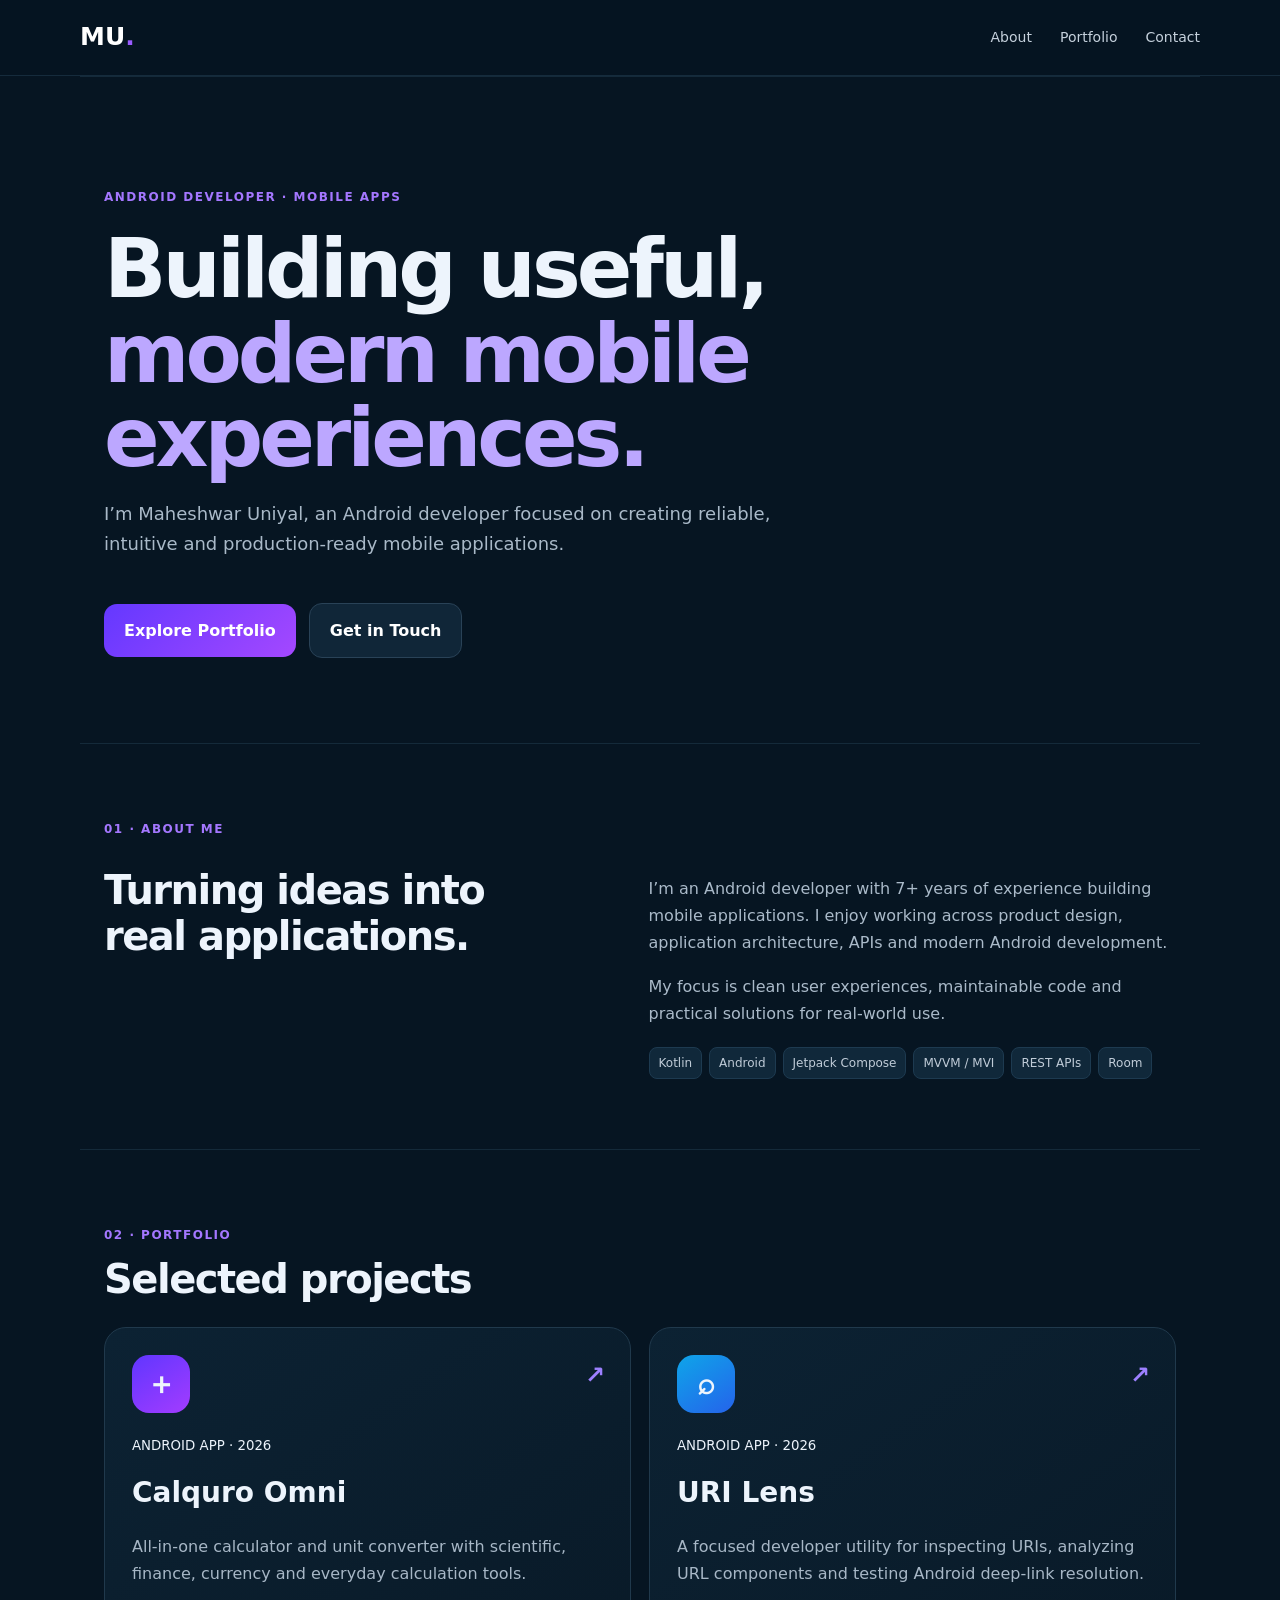
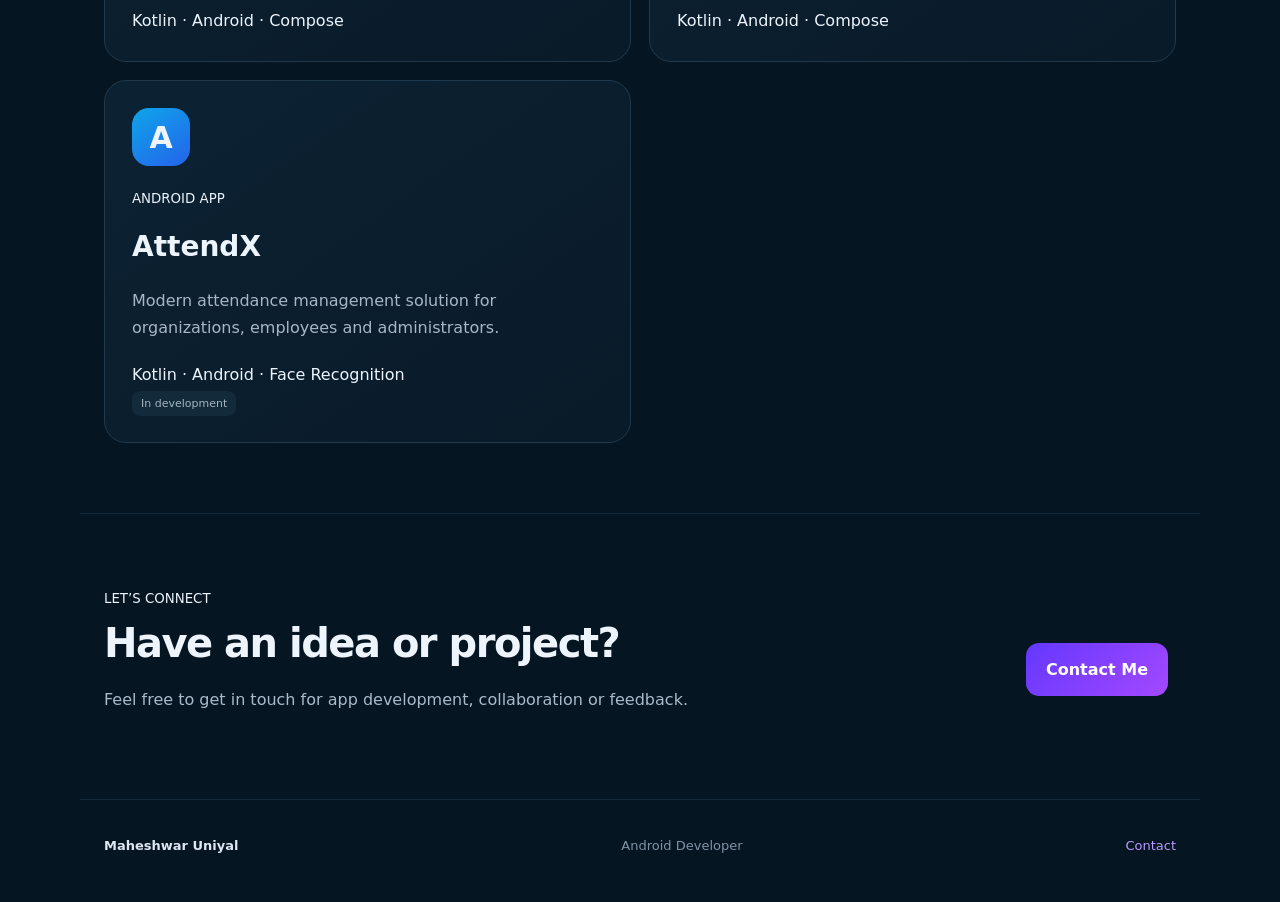
<file: index.html>
<!doctype html>

<html>
<head>
<meta charset="utf-8">
<meta name="viewport" content="width=device-width,initial-scale=1">
<title>Maheshwar Uniyal | Android Developer</title>
<link rel="stylesheet" href="style.css">
</head>

<body>

<header>
<a class="logo" href="index.html">MU<span>.</span></a>
<nav>
<a href="#about">About</a>
<a href="#portfolio">Portfolio</a>
<a href="contact.html">Contact</a>
</nav>
</header>

<main>

<section class="hero">
<small>ANDROID DEVELOPER · MOBILE APPS</small>
<h1>Building useful,<br><em>modern mobile experiences.</em></h1>
<p>
I’m Maheshwar Uniyal, an Android developer focused on creating reliable,
intuitive and production-ready mobile applications.
</p>
<a class="btn" href="#portfolio">Explore Portfolio</a>
<a class="btn alt" href="contact.html">Get in Touch</a>
</section>

<section id="about">
<small>01 · ABOUT ME</small>

<div class="grid">
<h2>Turning ideas into<br>real applications.</h2>

<div>
<p>
I’m an Android developer with 7+ years of experience building mobile
applications. I enjoy working across product design, application architecture,
APIs and modern Android development.
</p>

<p>
My focus is clean user experiences, maintainable code and practical solutions
for real-world use.
</p>

<div class="tags">
<span>Kotlin</span>
<span>Android</span>
<span>Jetpack Compose</span>
<span>MVVM / MVI</span>
<span>REST APIs</span>
<span>Room</span>
</div>

</div>
</div>
</section>

<section id="portfolio">
<small>02 · PORTFOLIO</small>

<h2>Selected projects</h2>

<div class="cards">

<a class="card" href="calcx.html">
<b class="icon">＋</b>
<small>ANDROID APP · 2026</small>
<h3>Calquro Omni</h3>
<p>
All-in-one calculator and unit converter with scientific, finance, currency
and everyday calculation tools.
</p>
<span class="tags">Kotlin · Android · Compose</span>
<b class="arrow">↗</b>
</a>

<a class="card" href="urilens.html">
<b class="icon blue">⌕</b>
<small>ANDROID APP · 2026</small>
<h3>URI Lens</h3>
<p>
A focused developer utility for inspecting URIs, analyzing URL components and
testing Android deep-link resolution.
</p>
<span class="tags">Kotlin · Android · Compose</span>
<b class="arrow">↗</b>
</a>

<div class="card muted">
<b class="icon blue">A</b>
<small>ANDROID APP</small>
<h3>AttendX</h3>
<p>
Modern attendance management solution for organizations, employees and
administrators.
</p>
<span class="tags">Kotlin · Android · Face Recognition</span>
<label>In development</label>
</div>

</div>
</section>

<section class="cta">
<div>
<small>LET’S CONNECT</small>
<h2>Have an idea or project?</h2>
<p>
Feel free to get in touch for app development, collaboration or feedback.
</p>
</div>

<a class="btn" href="contact.html">Contact Me</a>

</section>

</main>

<footer>
<b>Maheshwar Uniyal</b>
<span>Android Developer</span>
<a href="contact.html">Contact</a>
</footer>

</body>
</html>
</file>
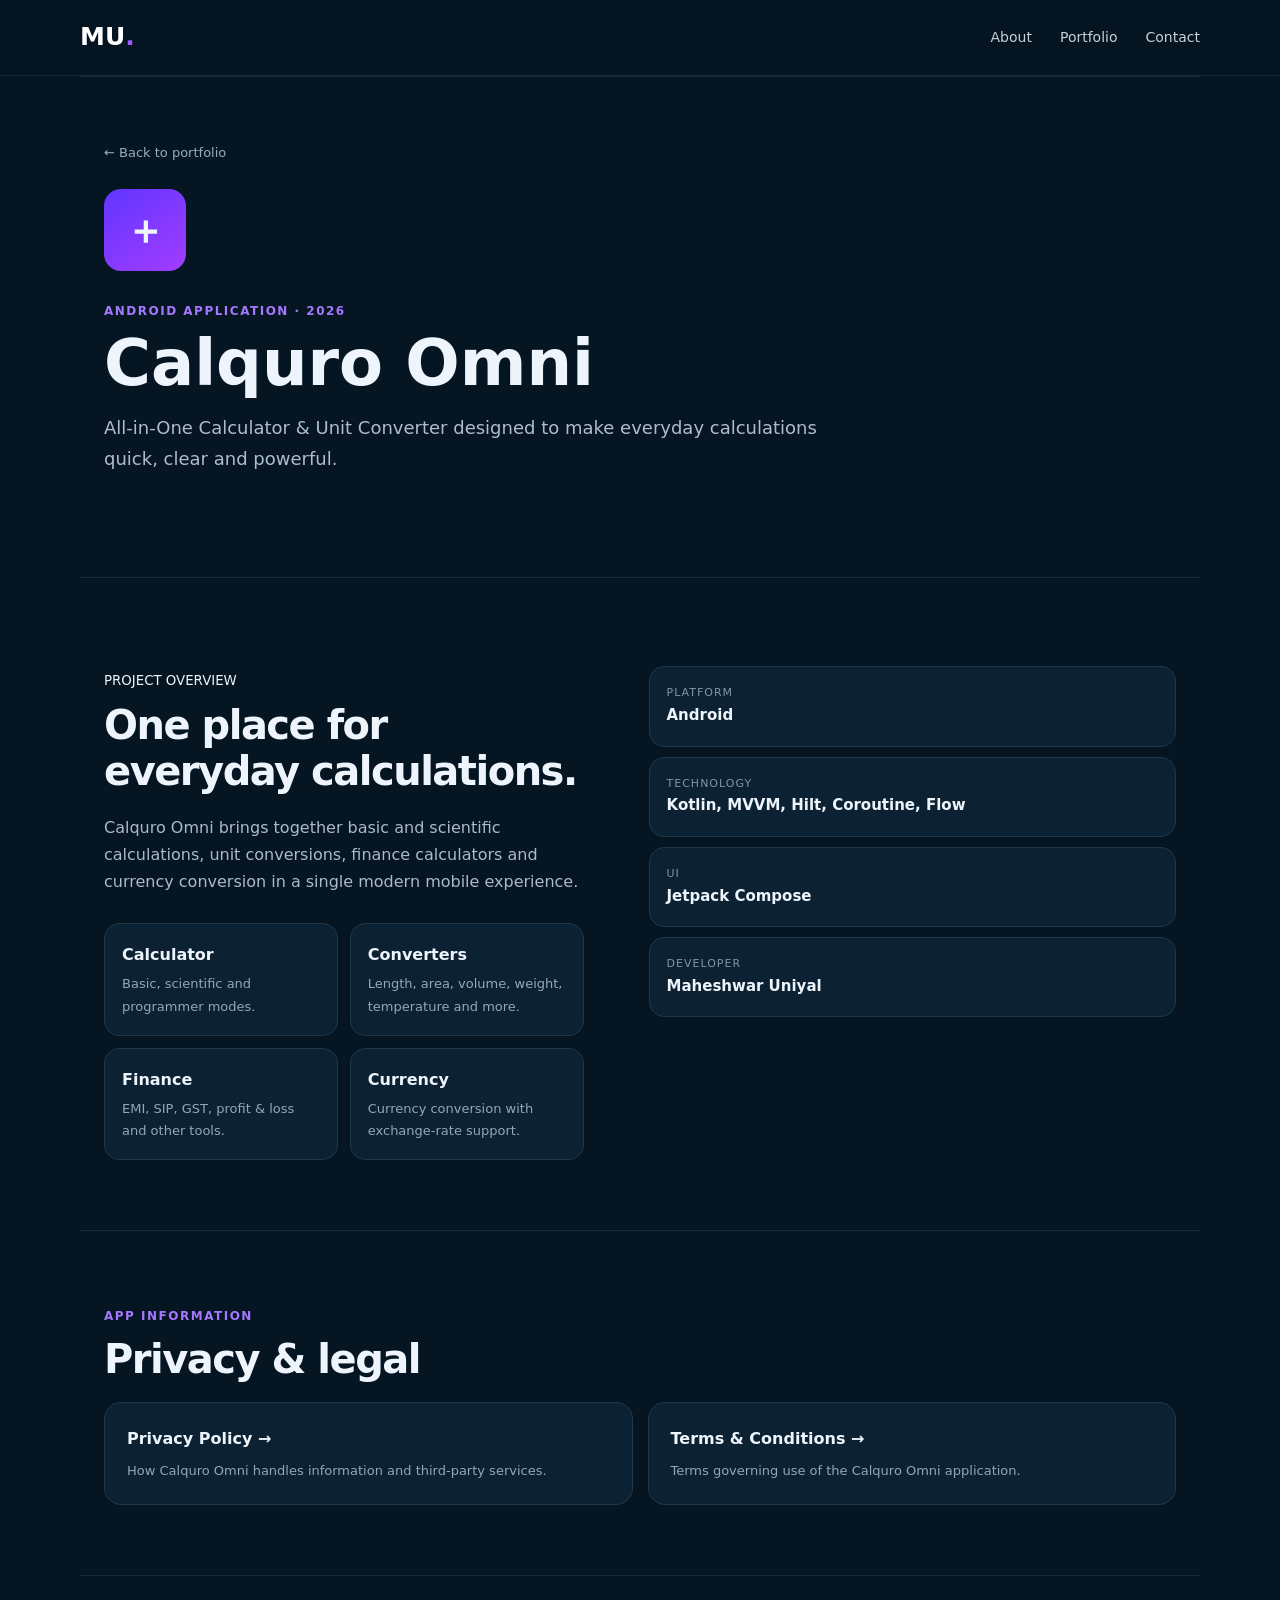
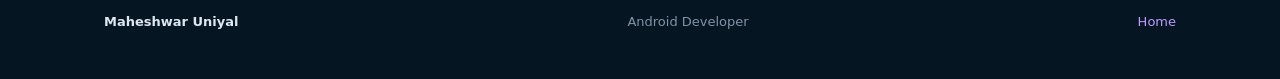
<file: calcx.html>
<!doctype html><html><head><meta charset="utf-8"><meta name="viewport" content="width=device-width,initial-scale=1"><title>Calquro Omni | Maheshwar Uniyal</title><link rel="stylesheet" href="style.css"></head><body><header><a class="logo" href="index.html">MU<span>.</span></a><nav><a href="index.html#about">About</a><a href="index.html#portfolio">Portfolio</a><a href="contact.html">Contact</a></nav></header><main><section class="projectHero"><a href="index.html#portfolio">← Back to portfolio</a><b class="icon big">＋</b><small>ANDROID APPLICATION · 2026</small><h1>Calquro Omni</h1><p>All-in-One Calculator & Unit Converter designed to make everyday calculations quick, clear and powerful.</p></section><section><div class="grid"><div><small>PROJECT OVERVIEW</small><h2>One place for everyday calculations.</h2><p>Calquro Omni brings together basic and scientific calculations, unit conversions, finance calculators and currency conversion in a single modern mobile experience.</p><div class="features"><div><b>Calculator</b><span>Basic, scientific and programmer modes.</span></div><div><b>Converters</b><span>Length, area, volume, weight, temperature and more.</span></div><div><b>Finance</b><span>EMI, SIP, GST, profit & loss and other tools.</span></div><div><b>Currency</b><span>Currency conversion with exchange-rate support.</span></div></div></div><aside><div>Platform<strong>Android</strong></div><div>Technology<strong>Kotlin, MVVM, Hilt, Coroutine, Flow</strong></div><div>UI<strong>Jetpack Compose</strong></div><div>Developer<strong>Maheshwar Uniyal</strong></div></aside></div></section><section><small>APP INFORMATION</small><h2>Privacy & legal</h2><div class="legalCards"><a href="privacy-policy.html"><b>Privacy Policy →</b><span>How Calquro Omni handles information and third-party services.</span></a><a href="terms.html"><b>Terms & Conditions →</b><span>Terms governing use of the Calquro Omni application.</span></a></div></section></main><footer><b>Maheshwar Uniyal</b><span>Android Developer</span><a href="index.html">Home</a></footer></body></html>
</file>
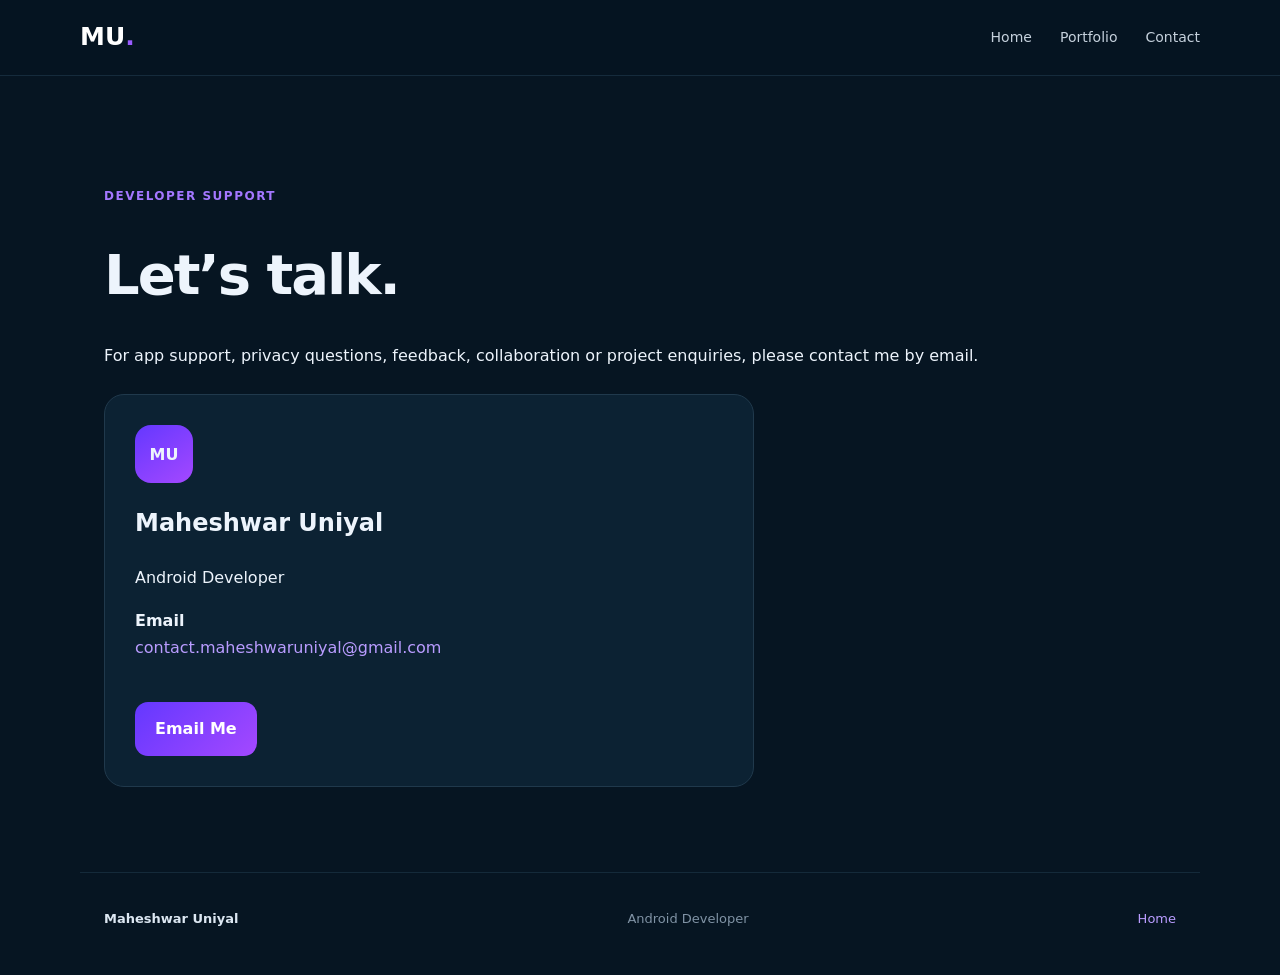
<file: contact.html>
<!doctype html><html><head><meta charset="utf-8"><meta name="viewport" content="width=device-width,initial-scale=1"><title>Contact | Maheshwar Uniyal</title><link rel="stylesheet" href="style.css"></head><body><header><a class="logo" href="index.html">MU<span>.</span></a><nav><a href="index.html">Home</a><a href="index.html#portfolio">Portfolio</a><a href="contact.html">Contact</a></nav></header><main class="contact"><small>DEVELOPER SUPPORT</small><h1>Let’s talk.</h1><p>For app support, privacy questions, feedback, collaboration or project enquiries, please contact me by email.</p><div class="contactBox"><b class="avatar">MU</b><h2>Maheshwar Uniyal</h2><p>Android Developer</p>

    
  <p>
    <b>Email</b>
  <br>
  <a href="mailto:contact.maheshwaruniyal@gmail.com">contact.maheshwaruniyal@gmail.com</a>
  </p>
  

  <a class="btn" href="mailto:contact.maheshwaruniyal@gmail.com?subject=Developer%20Enquiry">Email Me</a>

</div></main><footer><b>Maheshwar Uniyal</b><span>Android Developer</span><a href="index.html">Home</a></footer></body></html>
</file>
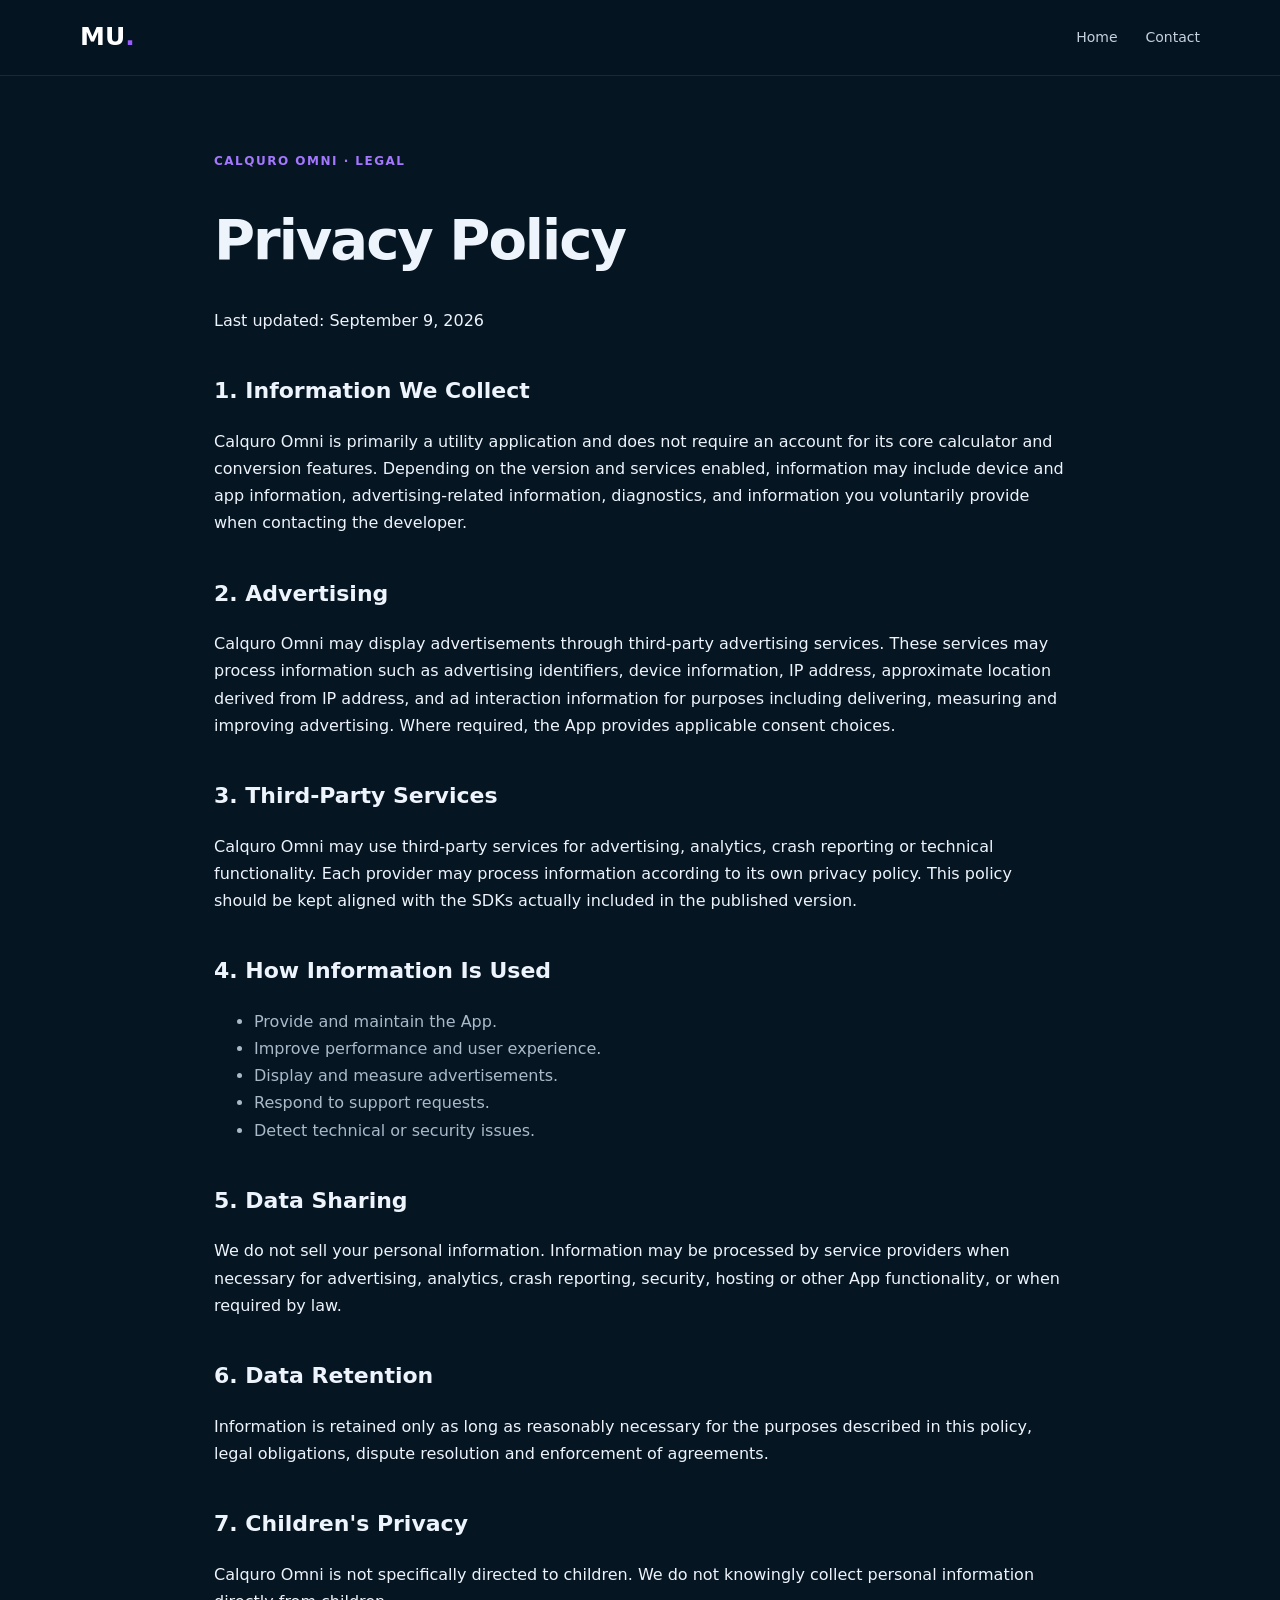
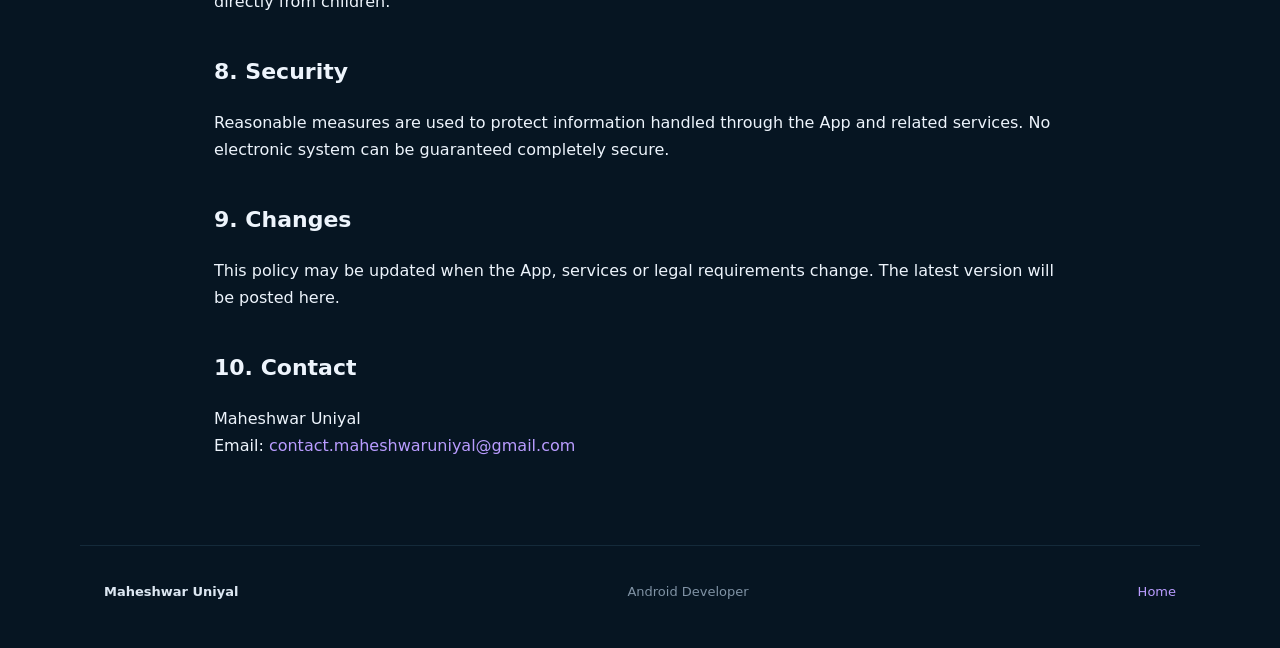
<file: privacy-policy.html>
<!doctype html><html><head><meta charset="utf-8"><meta name="viewport" content="width=device-width,initial-scale=1"><title>Calquro Omni | Privacy Policy</title><link rel="stylesheet" href="style.css"></head><body><header><a class="logo" href="index.html">MU<span>.</span></a><nav><a href="index.html">Home</a><a href="contact.html">Contact</a></nav></header><main class="legal"><small>CALQURO OMNI · LEGAL</small><h1>Privacy Policy</h1><p>Last updated: September 9, 2026</p><h2>1. Information We Collect</h2><p>Calquro Omni is primarily a utility application and does not require an account for its core calculator and conversion features. Depending on the version and services enabled, information may include device and app information, advertising-related information, diagnostics, and information you voluntarily provide when contacting the developer.</p><h2>2. Advertising</h2><p>Calquro Omni may display advertisements through third-party advertising services. These services may process information such as advertising identifiers, device information, IP address, approximate location derived from IP address, and ad interaction information for purposes including delivering, measuring and improving advertising. Where required, the App provides applicable consent choices.</p><h2>3. Third-Party Services</h2><p>Calquro Omni may use third-party services for advertising, analytics, crash reporting or technical functionality. Each provider may process information according to its own privacy policy. This policy should be kept aligned with the SDKs actually included in the published version.</p><h2>4. How Information Is Used</h2><ul><li>Provide and maintain the App.</li><li>Improve performance and user experience.</li><li>Display and measure advertisements.</li><li>Respond to support requests.</li><li>Detect technical or security issues.</li></ul><h2>5. Data Sharing</h2><p>We do not sell your personal information. Information may be processed by service providers when necessary for advertising, analytics, crash reporting, security, hosting or other App functionality, or when required by law.</p><h2>6. Data Retention</h2><p>Information is retained only as long as reasonably necessary for the purposes described in this policy, legal obligations, dispute resolution and enforcement of agreements.</p><h2>7. Children's Privacy</h2><p>Calquro Omni is not specifically directed to children. We do not knowingly collect personal information directly from children.</p><h2>8. Security</h2><p>Reasonable measures are used to protect information handled through the App and related services. No electronic system can be guaranteed completely secure.</p><h2>9. Changes</h2><p>This policy may be updated when the App, services or legal requirements change. The latest version will be posted here.</p><h2>10. Contact</h2><p>Maheshwar Uniyal<br>Email: <a href="mailto:contact.maheshwaruniyal@gmail.com">contact.maheshwaruniyal@gmail.com</a></p></main><footer><b>Maheshwar Uniyal</b><span>Android Developer</span><a href="index.html">Home</a></footer></body></html>
</file>
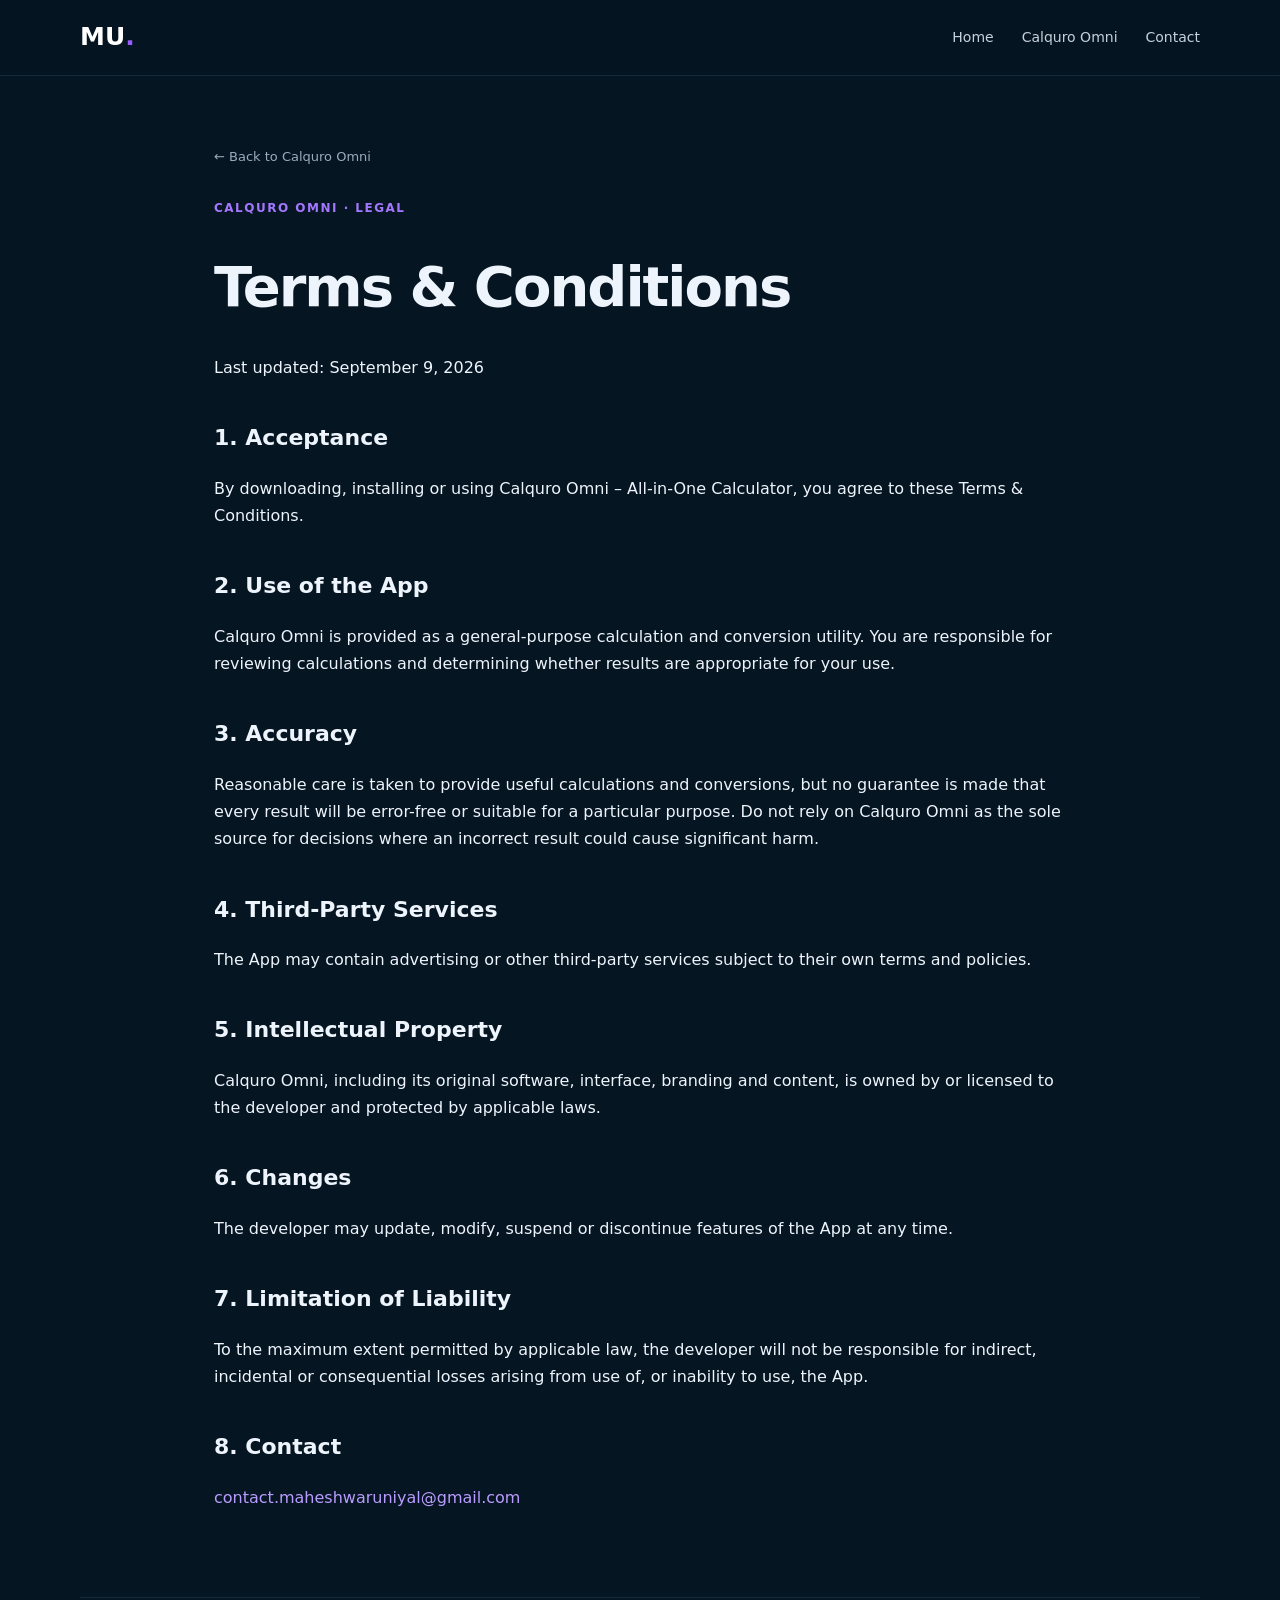
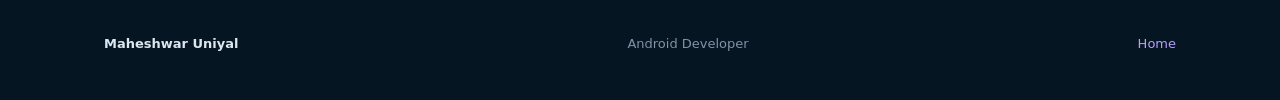
<file: terms.html>
<!doctype html><html><head><meta charset="utf-8"><meta name="viewport" content="width=device-width,initial-scale=1"><title>Calquro Omni | Terms & Conditions</title><link rel="stylesheet" href="style.css"></head><body><header><a class="logo" href="index.html">MU<span>.</span></a><nav><a href="index.html">Home</a><a href="calcx.html">Calquro Omni</a><a href="contact.html">Contact</a></nav></header><main class="legal"><a href="calcx.html">← Back to Calquro Omni</a><small>CALQURO OMNI · LEGAL</small><h1>Terms & Conditions</h1><p>Last updated: September 9, 2026</p><h2>1. Acceptance</h2><p>By downloading, installing or using Calquro Omni – All-in-One Calculator, you agree to these Terms & Conditions.</p><h2>2. Use of the App</h2><p>Calquro Omni is provided as a general-purpose calculation and conversion utility. You are responsible for reviewing calculations and determining whether results are appropriate for your use.</p><h2>3. Accuracy</h2><p>Reasonable care is taken to provide useful calculations and conversions, but no guarantee is made that every result will be error-free or suitable for a particular purpose. Do not rely on Calquro Omni as the sole source for decisions where an incorrect result could cause significant harm.</p><h2>4. Third-Party Services</h2><p>The App may contain advertising or other third-party services subject to their own terms and policies.</p><h2>5. Intellectual Property</h2><p>Calquro Omni, including its original software, interface, branding and content, is owned by or licensed to the developer and protected by applicable laws.</p><h2>6. Changes</h2><p>The developer may update, modify, suspend or discontinue features of the App at any time.</p><h2>7. Limitation of Liability</h2><p>To the maximum extent permitted by applicable law, the developer will not be responsible for indirect, incidental or consequential losses arising from use of, or inability to use, the App.</p><h2>8. Contact</h2><p><a href="mailto:contact.maheshwaruniyal@gmail.com">contact.maheshwaruniyal@gmail.com</a></p></main><footer><b>Maheshwar Uniyal</b><span>Android Developer</span><a href="index.html">Home</a></footer></body></html>
</file>
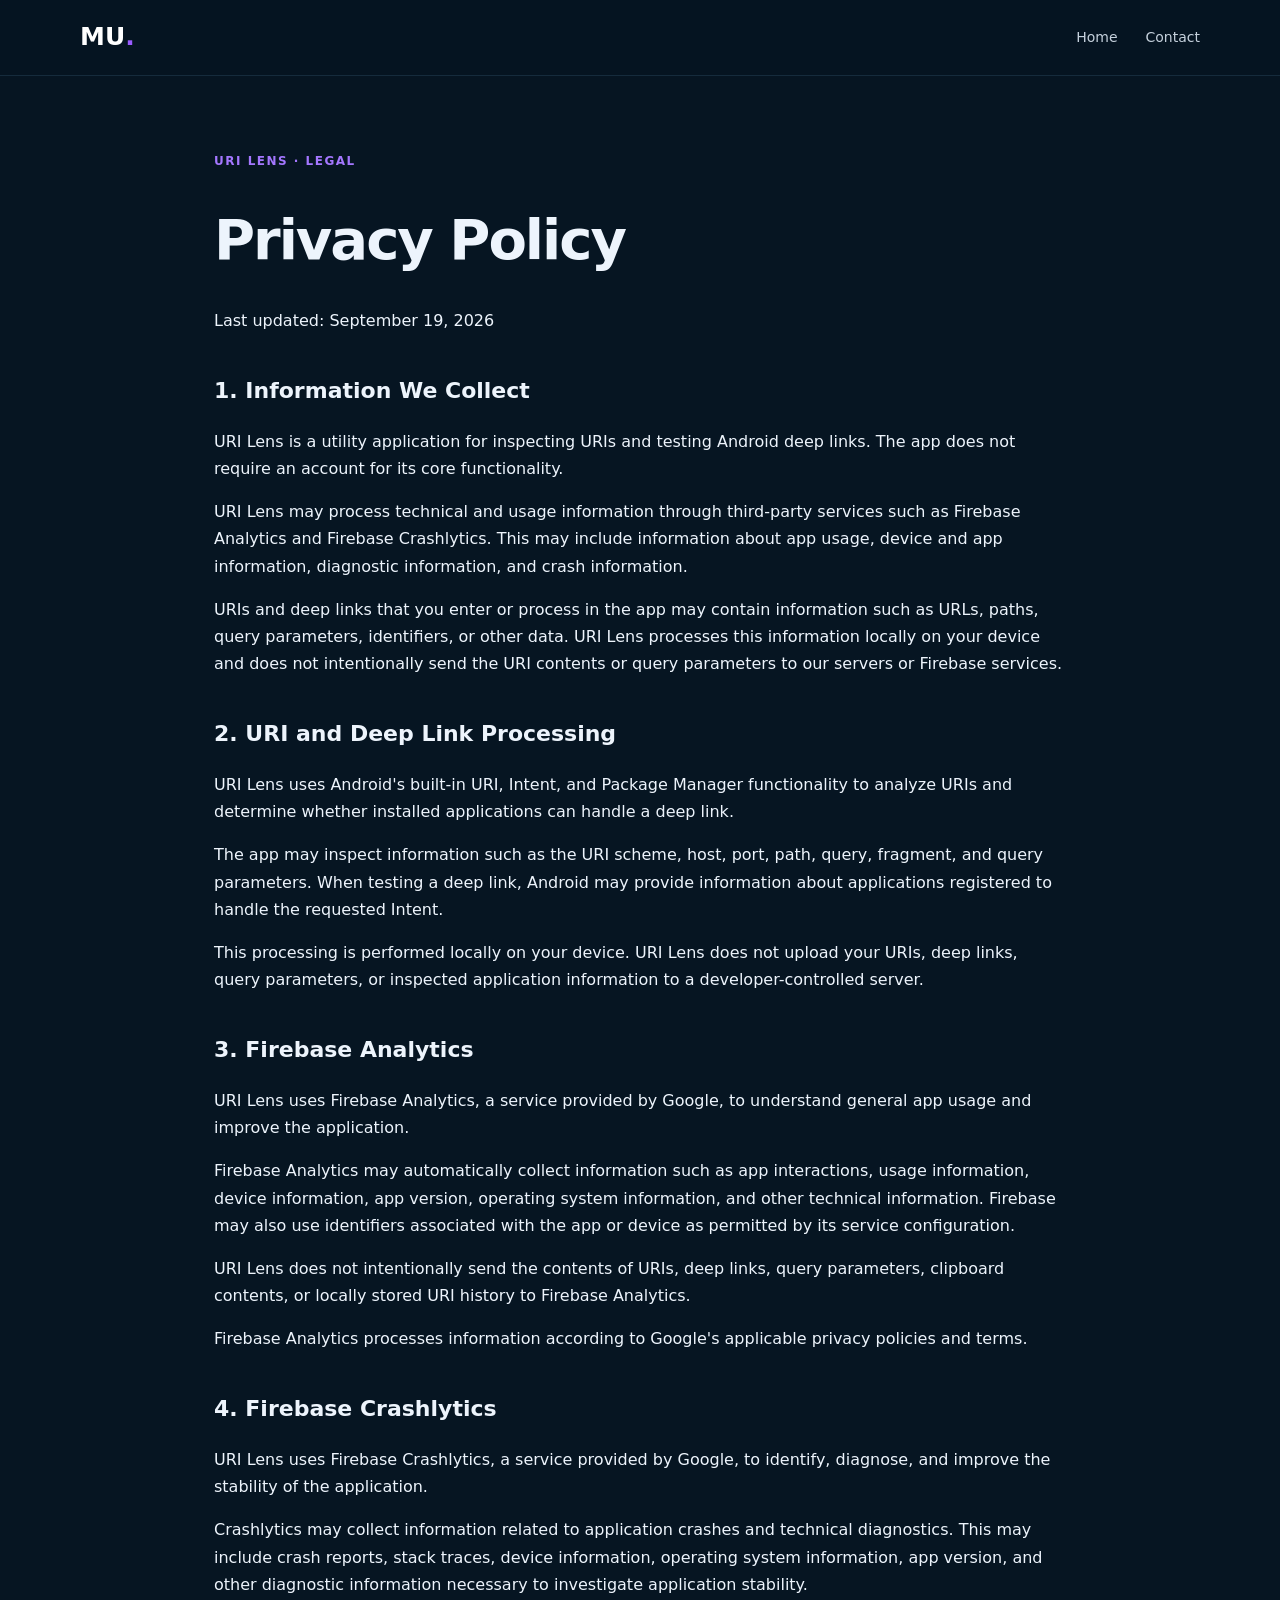
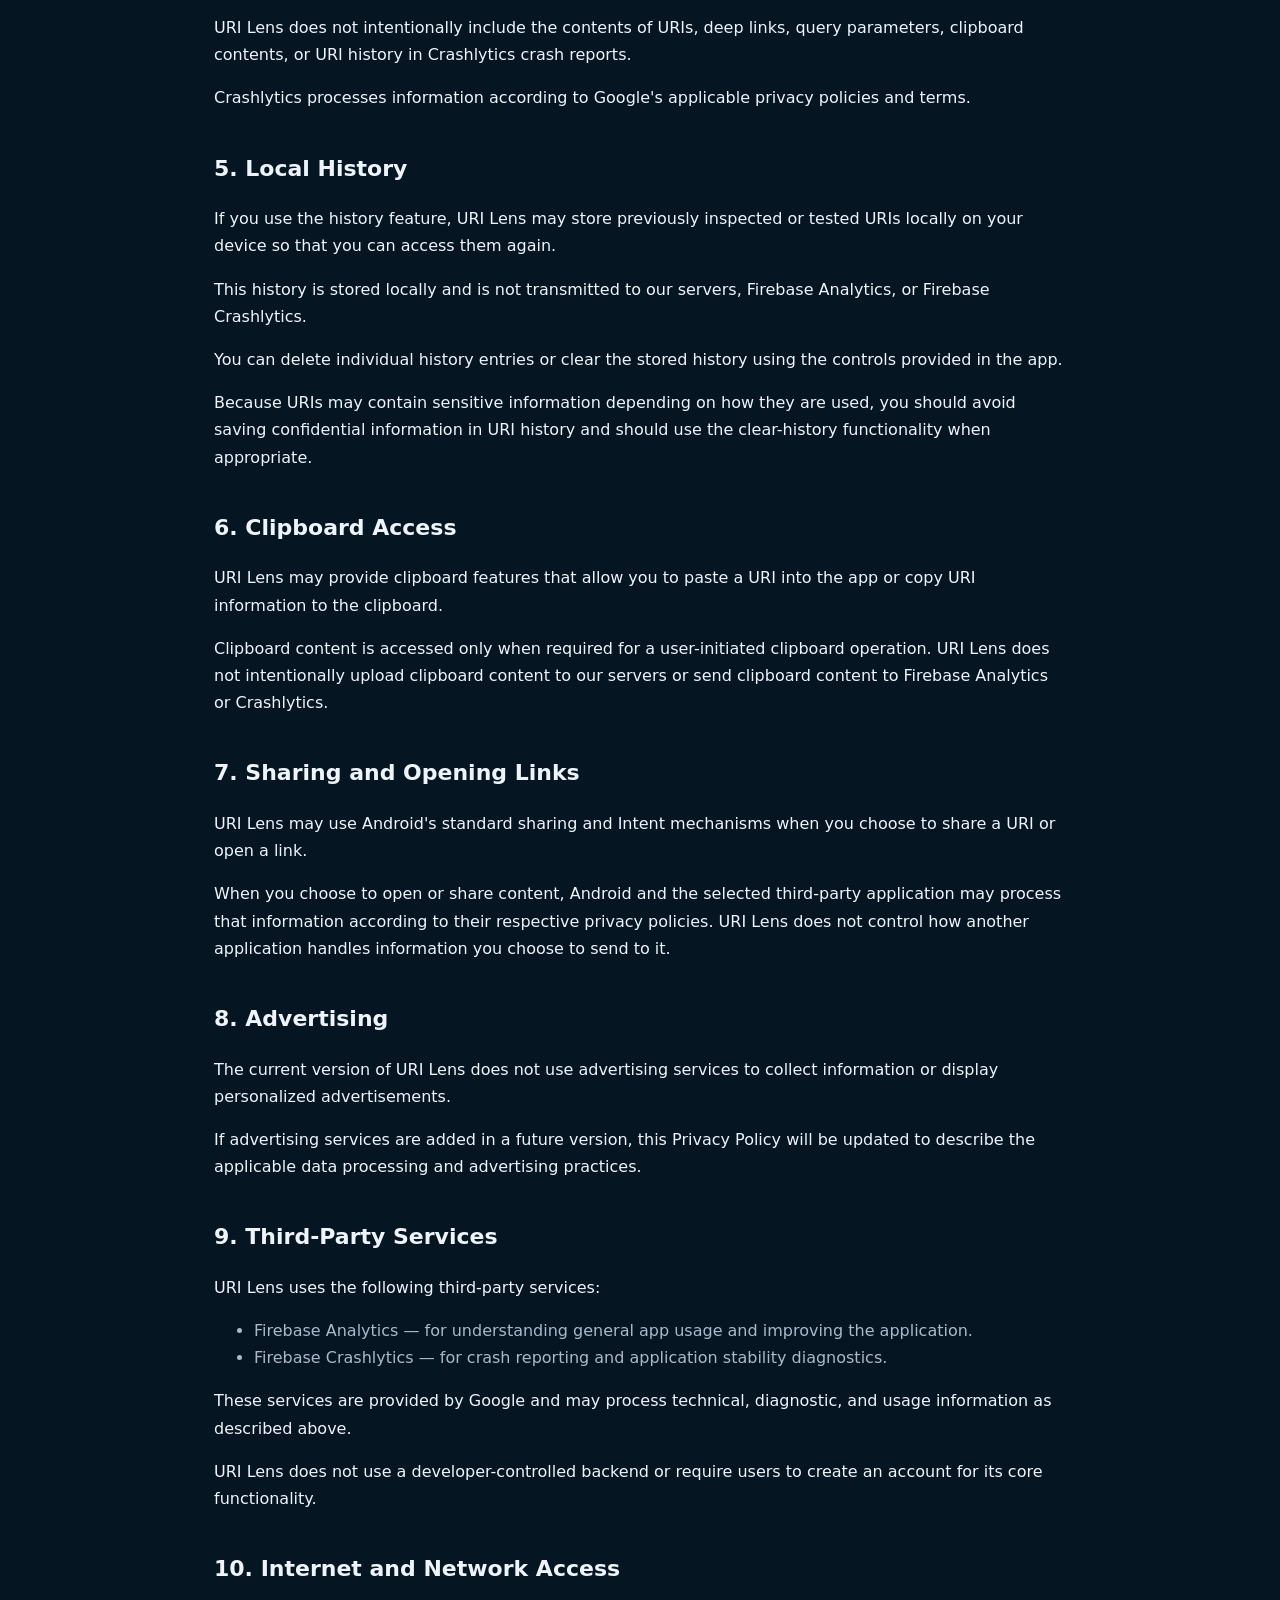
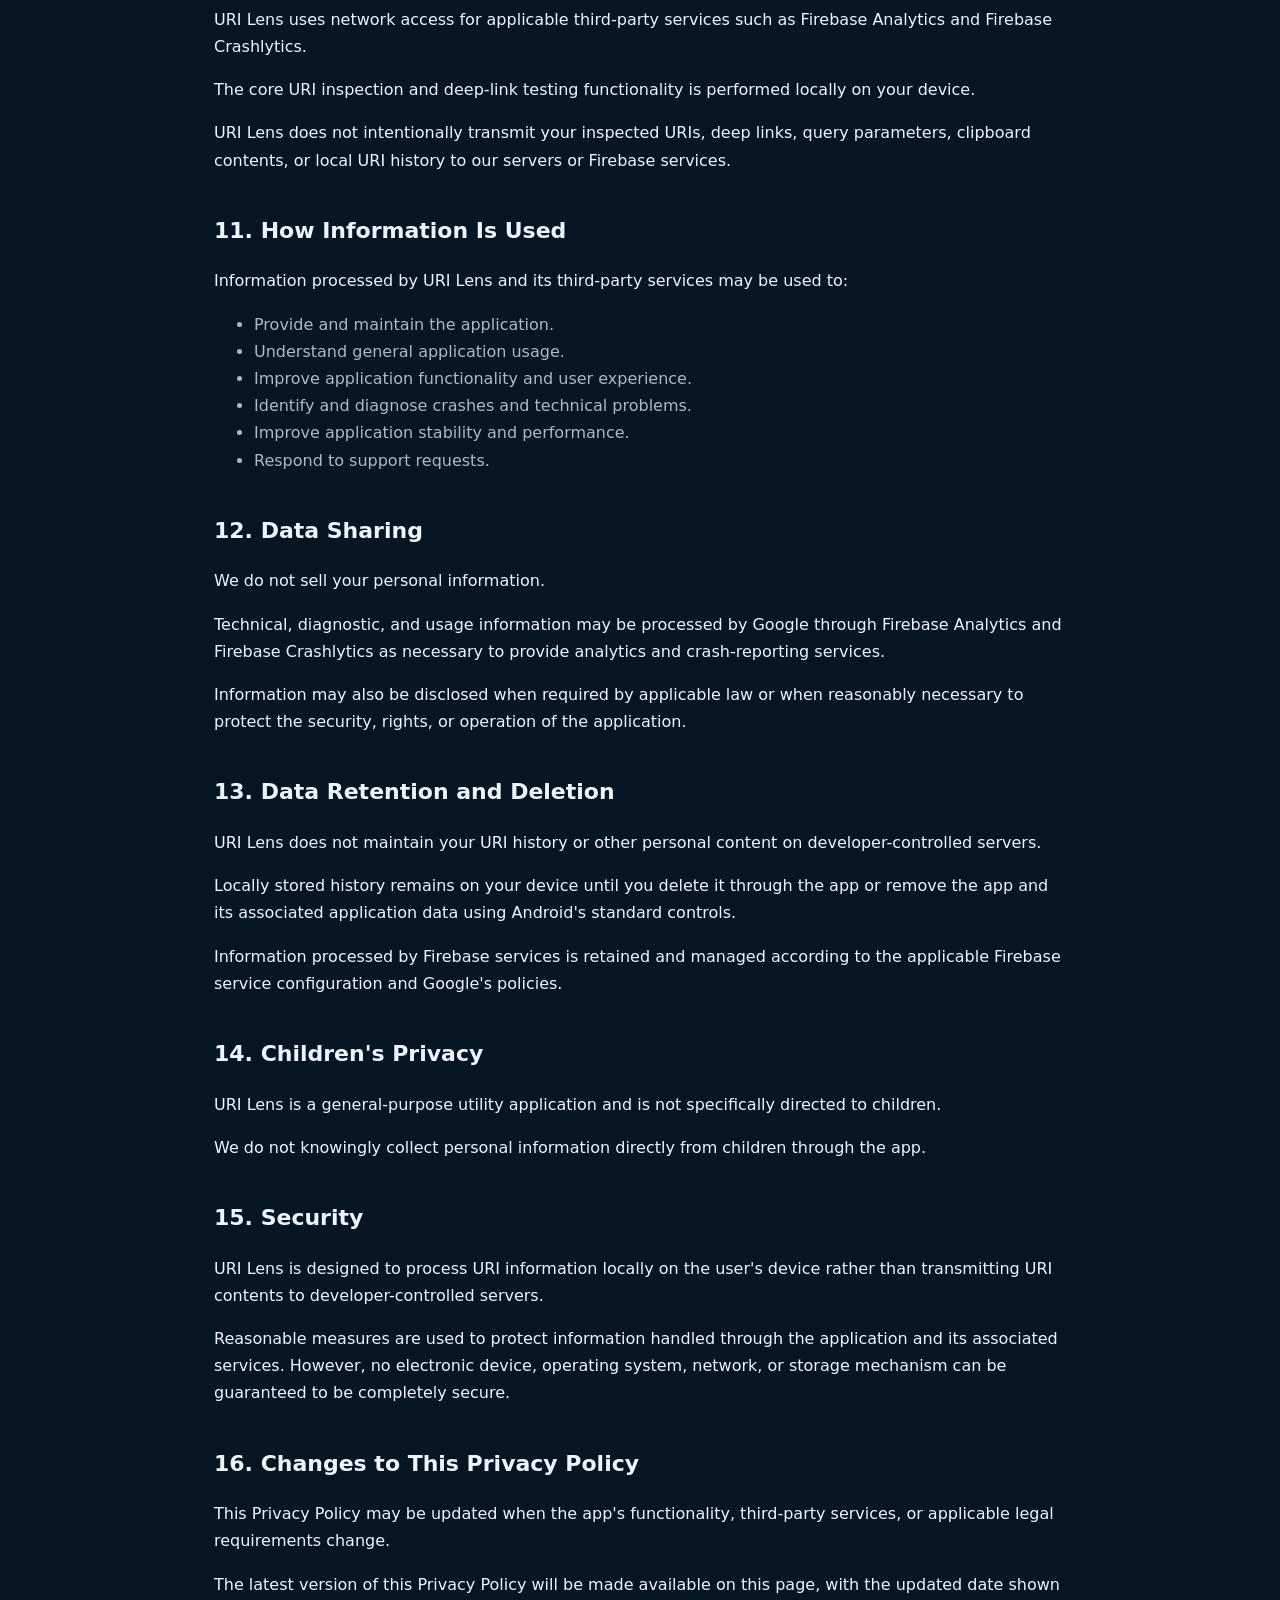
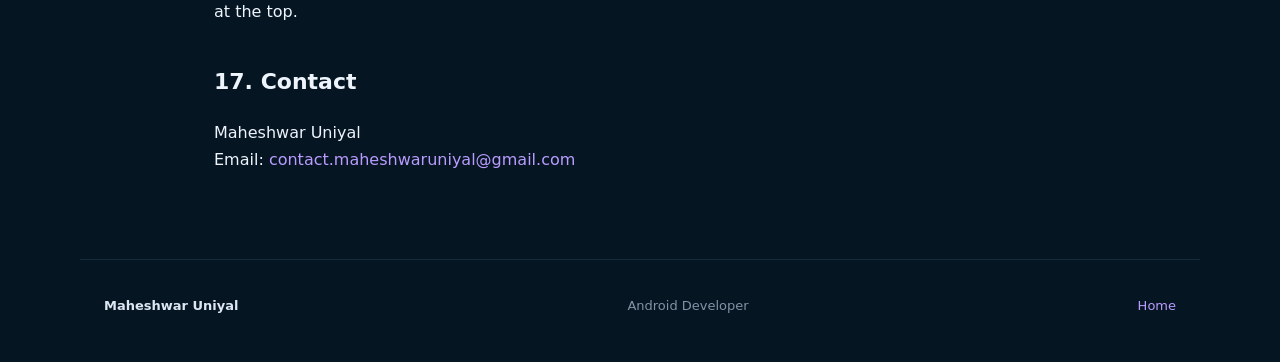
<file: urilens-privacy-policy.html>
<!doctype html>

<html>
<head>
<meta charset="utf-8">
<meta name="viewport" content="width=device-width,initial-scale=1">
<title>URI Lens | Privacy Policy</title>
<link rel="stylesheet" href="style.css">
</head>

<body>

<header>
<a class="logo" href="index.html">MU<span>.</span></a>
<nav>
<a href="index.html">Home</a>
<a href="contact.html">Contact</a>
</nav>
</header>

<main class="legal">

<small>URI LENS · LEGAL</small>

<h1>Privacy Policy</h1>

<p>Last updated: September 19, 2026</p>

<h2>1. Information We Collect</h2>

<p>
URI Lens is a utility application for inspecting URIs and testing Android deep
links. The app does not require an account for its core functionality.
</p>

<p>
URI Lens may process technical and usage information through third-party services
such as Firebase Analytics and Firebase Crashlytics. This may include information
about app usage, device and app information, diagnostic information, and crash
information.
</p>

<p>
URIs and deep links that you enter or process in the app may contain information
such as URLs, paths, query parameters, identifiers, or other data. URI Lens
processes this information locally on your device and does not intentionally send
the URI contents or query parameters to our servers or Firebase services.
</p>

<h2>2. URI and Deep Link Processing</h2>

<p>
URI Lens uses Android's built-in URI, Intent, and Package Manager functionality to
analyze URIs and determine whether installed applications can handle a deep link.
</p>

<p>
The app may inspect information such as the URI scheme, host, port, path, query,
fragment, and query parameters. When testing a deep link, Android may provide
information about applications registered to handle the requested Intent.
</p>

<p>
This processing is performed locally on your device. URI Lens does not upload your
URIs, deep links, query parameters, or inspected application information to a
developer-controlled server.
</p>

<h2>3. Firebase Analytics</h2>

<p>
URI Lens uses Firebase Analytics, a service provided by Google, to understand
general app usage and improve the application.
</p>

<p>
Firebase Analytics may automatically collect information such as app interactions,
usage information, device information, app version, operating system information,
and other technical information. Firebase may also use identifiers associated
with the app or device as permitted by its service configuration.
</p>

<p>
URI Lens does not intentionally send the contents of URIs, deep links, query
parameters, clipboard contents, or locally stored URI history to Firebase
Analytics.
</p>

<p>
Firebase Analytics processes information according to Google's applicable privacy
policies and terms.
</p>

<h2>4. Firebase Crashlytics</h2>

<p>
URI Lens uses Firebase Crashlytics, a service provided by Google, to identify,
diagnose, and improve the stability of the application.
</p>

<p>
Crashlytics may collect information related to application crashes and technical
diagnostics. This may include crash reports, stack traces, device information,
operating system information, app version, and other diagnostic information
necessary to investigate application stability.
</p>

<p>
URI Lens does not intentionally include the contents of URIs, deep links, query
parameters, clipboard contents, or URI history in Crashlytics crash reports.
</p>

<p>
Crashlytics processes information according to Google's applicable privacy
policies and terms.
</p>

<h2>5. Local History</h2>

<p>
If you use the history feature, URI Lens may store previously inspected or tested
URIs locally on your device so that you can access them again.
</p>

<p>
This history is stored locally and is not transmitted to our servers, Firebase
Analytics, or Firebase Crashlytics.
</p>

<p>
You can delete individual history entries or clear the stored history using the
controls provided in the app.
</p>

<p>
Because URIs may contain sensitive information depending on how they are used,
you should avoid saving confidential information in URI history and should use
the clear-history functionality when appropriate.
</p>

<h2>6. Clipboard Access</h2>

<p>
URI Lens may provide clipboard features that allow you to paste a URI into the
app or copy URI information to the clipboard.
</p>

<p>
Clipboard content is accessed only when required for a user-initiated clipboard
operation. URI Lens does not intentionally upload clipboard content to our
servers or send clipboard content to Firebase Analytics or Crashlytics.
</p>

<h2>7. Sharing and Opening Links</h2>

<p>
URI Lens may use Android's standard sharing and Intent mechanisms when you choose
to share a URI or open a link.
</p>

<p>
When you choose to open or share content, Android and the selected third-party
application may process that information according to their respective privacy
policies. URI Lens does not control how another application handles information
you choose to send to it.
</p>

<h2>8. Advertising</h2>

<p>
The current version of URI Lens does not use advertising services to collect
information or display personalized advertisements.
</p>

<p>
If advertising services are added in a future version, this Privacy Policy will
be updated to describe the applicable data processing and advertising practices.
</p>

<h2>9. Third-Party Services</h2>

<p>
URI Lens uses the following third-party services:
</p>

<ul>
<li>Firebase Analytics — for understanding general app usage and improving the application.</li>
<li>Firebase Crashlytics — for crash reporting and application stability diagnostics.</li>
</ul>

<p>
These services are provided by Google and may process technical, diagnostic, and
usage information as described above.
</p>

<p>
URI Lens does not use a developer-controlled backend or require users to create
an account for its core functionality.
</p>

<h2>10. Internet and Network Access</h2>

<p>
URI Lens uses network access for applicable third-party services such as Firebase
Analytics and Firebase Crashlytics.
</p>

<p>
The core URI inspection and deep-link testing functionality is performed locally
on your device.
</p>

<p>
URI Lens does not intentionally transmit your inspected URIs, deep links, query
parameters, clipboard contents, or local URI history to our servers or Firebase
services.
</p>

<h2>11. How Information Is Used</h2>

<p>
Information processed by URI Lens and its third-party services may be used to:
</p>

<ul>
<li>Provide and maintain the application.</li>
<li>Understand general application usage.</li>
<li>Improve application functionality and user experience.</li>
<li>Identify and diagnose crashes and technical problems.</li>
<li>Improve application stability and performance.</li>
<li>Respond to support requests.</li>
</ul>

<h2>12. Data Sharing</h2>

<p>
We do not sell your personal information.
</p>

<p>
Technical, diagnostic, and usage information may be processed by Google through
Firebase Analytics and Firebase Crashlytics as necessary to provide analytics
and crash-reporting services.
</p>

<p>
Information may also be disclosed when required by applicable law or when
reasonably necessary to protect the security, rights, or operation of the
application.
</p>

<h2>13. Data Retention and Deletion</h2>

<p>
URI Lens does not maintain your URI history or other personal content on
developer-controlled servers.
</p>

<p>
Locally stored history remains on your device until you delete it through the
app or remove the app and its associated application data using Android's
standard controls.
</p>

<p>
Information processed by Firebase services is retained and managed according to
the applicable Firebase service configuration and Google's policies.
</p>

<h2>14. Children's Privacy</h2>

<p>
URI Lens is a general-purpose utility application and is not specifically
directed to children.
</p>

<p>
We do not knowingly collect personal information directly from children through
the app.
</p>

<h2>15. Security</h2>

<p>
URI Lens is designed to process URI information locally on the user's device
rather than transmitting URI contents to developer-controlled servers.
</p>

<p>
Reasonable measures are used to protect information handled through the
application and its associated services. However, no electronic device,
operating system, network, or storage mechanism can be guaranteed to be
completely secure.
</p>

<h2>16. Changes to This Privacy Policy</h2>

<p>
This Privacy Policy may be updated when the app's functionality, third-party
services, or applicable legal requirements change.
</p>

<p>
The latest version of this Privacy Policy will be made available on this page,
with the updated date shown at the top.
</p>

<h2>17. Contact</h2>

<p>
Maheshwar Uniyal<br>
Email:
<a href="mailto:contact.maheshwaruniyal@gmail.com">
contact.maheshwaruniyal@gmail.com
</a>
</p>

</main>

<footer>
<b>Maheshwar Uniyal</b>
<span>Android Developer</span>
<a href="index.html">Home</a>
</footer>

</body>
</html>
</file>
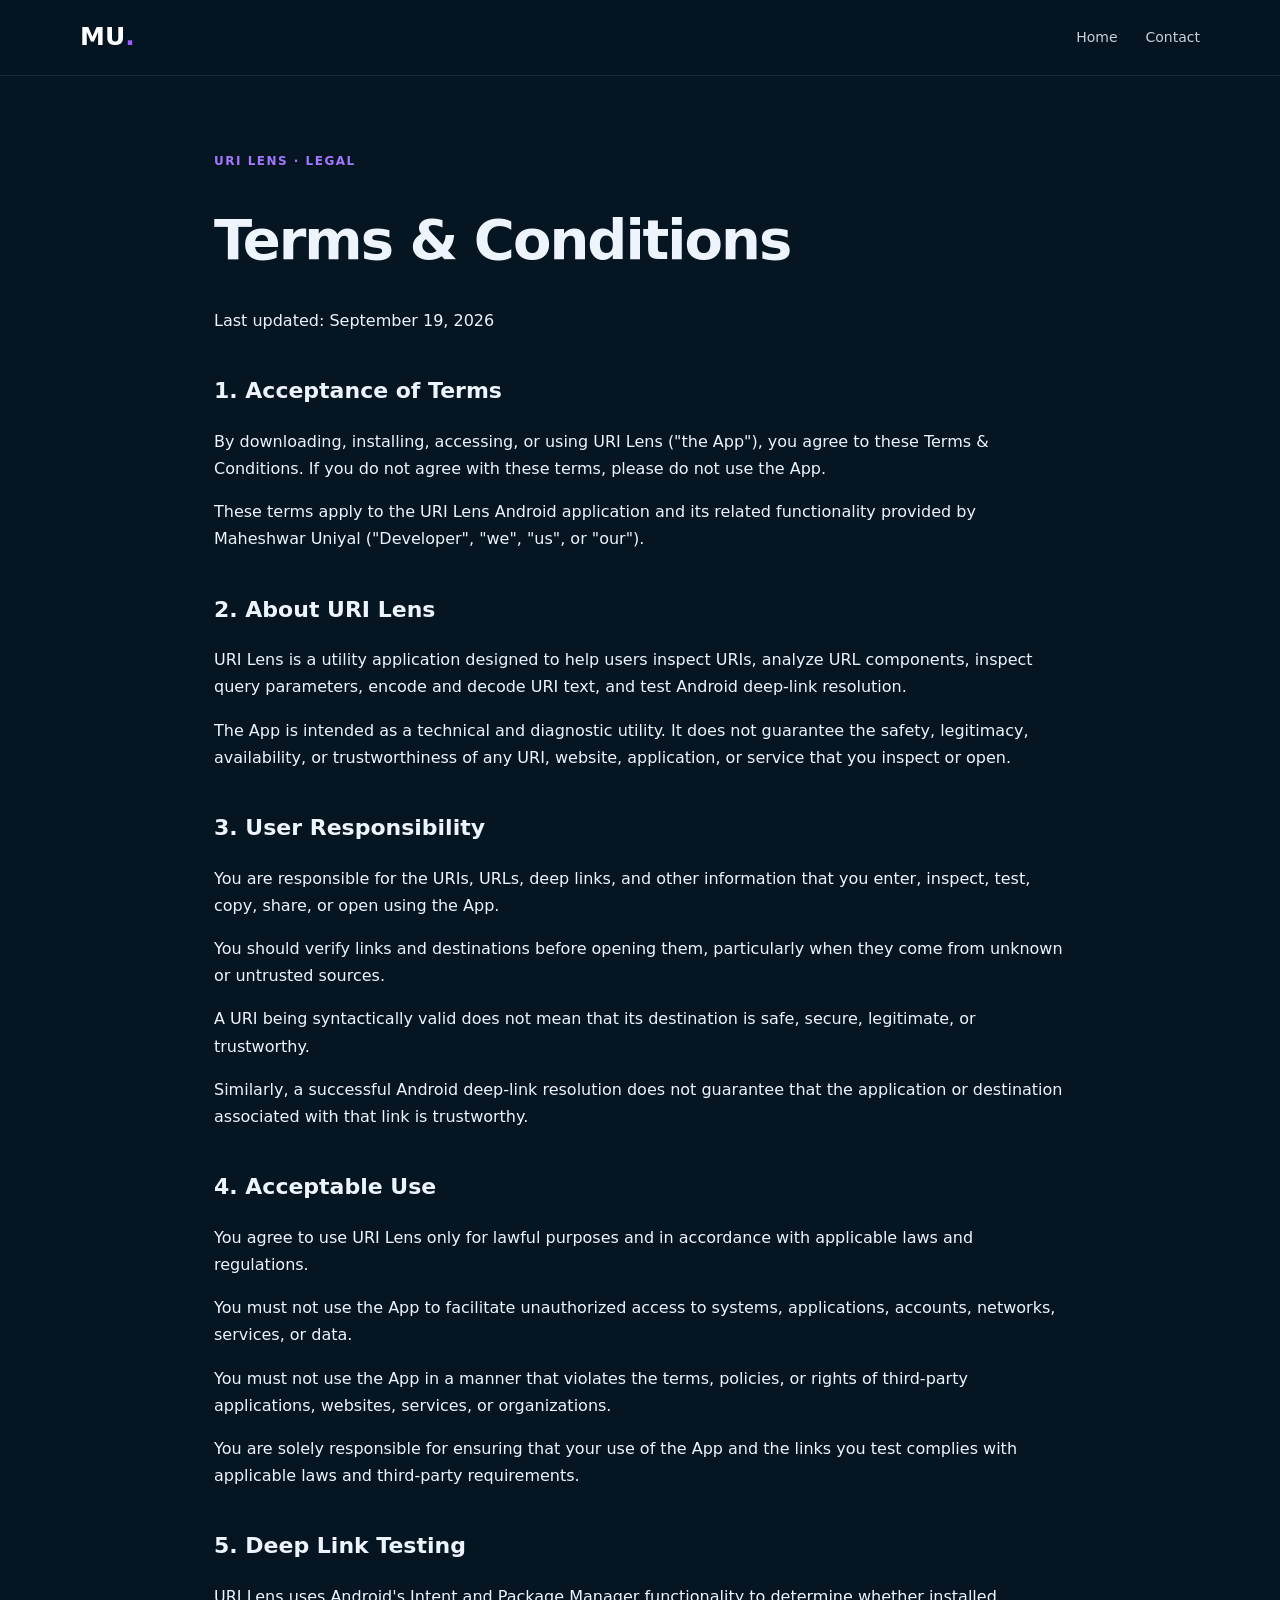
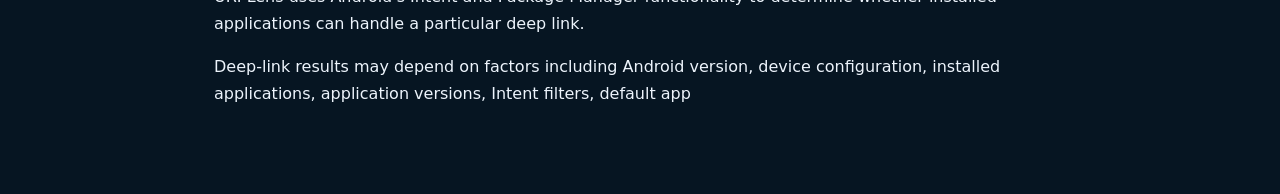
<file: urilens-terms.html>
<!doctype html>

<html>
<head>
<meta charset="utf-8">
<meta name="viewport" content="width=device-width,initial-scale=1">
<title>URI Lens | Terms & Conditions</title>
<link rel="stylesheet" href="style.css">
</head>

<body>

<header>
<a class="logo" href="index.html">MU<span>.</span></a>

<nav>
<a href="index.html">Home</a>
<a href="contact.html">Contact</a>
</nav>
</header>

<main class="legal">

<small>URI LENS · LEGAL</small>

<h1>Terms & Conditions</h1>

<p>Last updated: September 19, 2026</p>

<h2>1. Acceptance of Terms</h2>

<p>
By downloading, installing, accessing, or using URI Lens ("the App"), you agree
to these Terms & Conditions. If you do not agree with these terms, please do not
use the App.
</p>

<p>
These terms apply to the URI Lens Android application and its related
functionality provided by Maheshwar Uniyal ("Developer", "we", "us", or "our").
</p>

<h2>2. About URI Lens</h2>

<p>
URI Lens is a utility application designed to help users inspect URIs, analyze
URL components, inspect query parameters, encode and decode URI text, and test
Android deep-link resolution.
</p>

<p>
The App is intended as a technical and diagnostic utility. It does not guarantee
the safety, legitimacy, availability, or trustworthiness of any URI, website,
application, or service that you inspect or open.
</p>

<h2>3. User Responsibility</h2>

<p>
You are responsible for the URIs, URLs, deep links, and other information that
you enter, inspect, test, copy, share, or open using the App.
</p>

<p>
You should verify links and destinations before opening them, particularly when
they come from unknown or untrusted sources.
</p>

<p>
A URI being syntactically valid does not mean that its destination is safe,
secure, legitimate, or trustworthy.
</p>

<p>
Similarly, a successful Android deep-link resolution does not guarantee that the
application or destination associated with that link is trustworthy.
</p>

<h2>4. Acceptable Use</h2>

<p>
You agree to use URI Lens only for lawful purposes and in accordance with
applicable laws and regulations.
</p>

<p>
You must not use the App to facilitate unauthorized access to systems,
applications, accounts, networks, services, or data.
</p>

<p>
You must not use the App in a manner that violates the terms, policies, or
rights of third-party applications, websites, services, or organizations.
</p>

<p>
You are solely responsible for ensuring that your use of the App and the links
you test complies with applicable laws and third-party requirements.
</p>

<h2>5. Deep Link Testing</h2>

<p>
URI Lens uses Android's Intent and Package Manager functionality to determine
whether installed applications can handle a particular deep link.
</p>

<p>
Deep-link results may depend on factors including Android version, device
configuration, installed applications, application versions, Intent filters,
default app
</file>
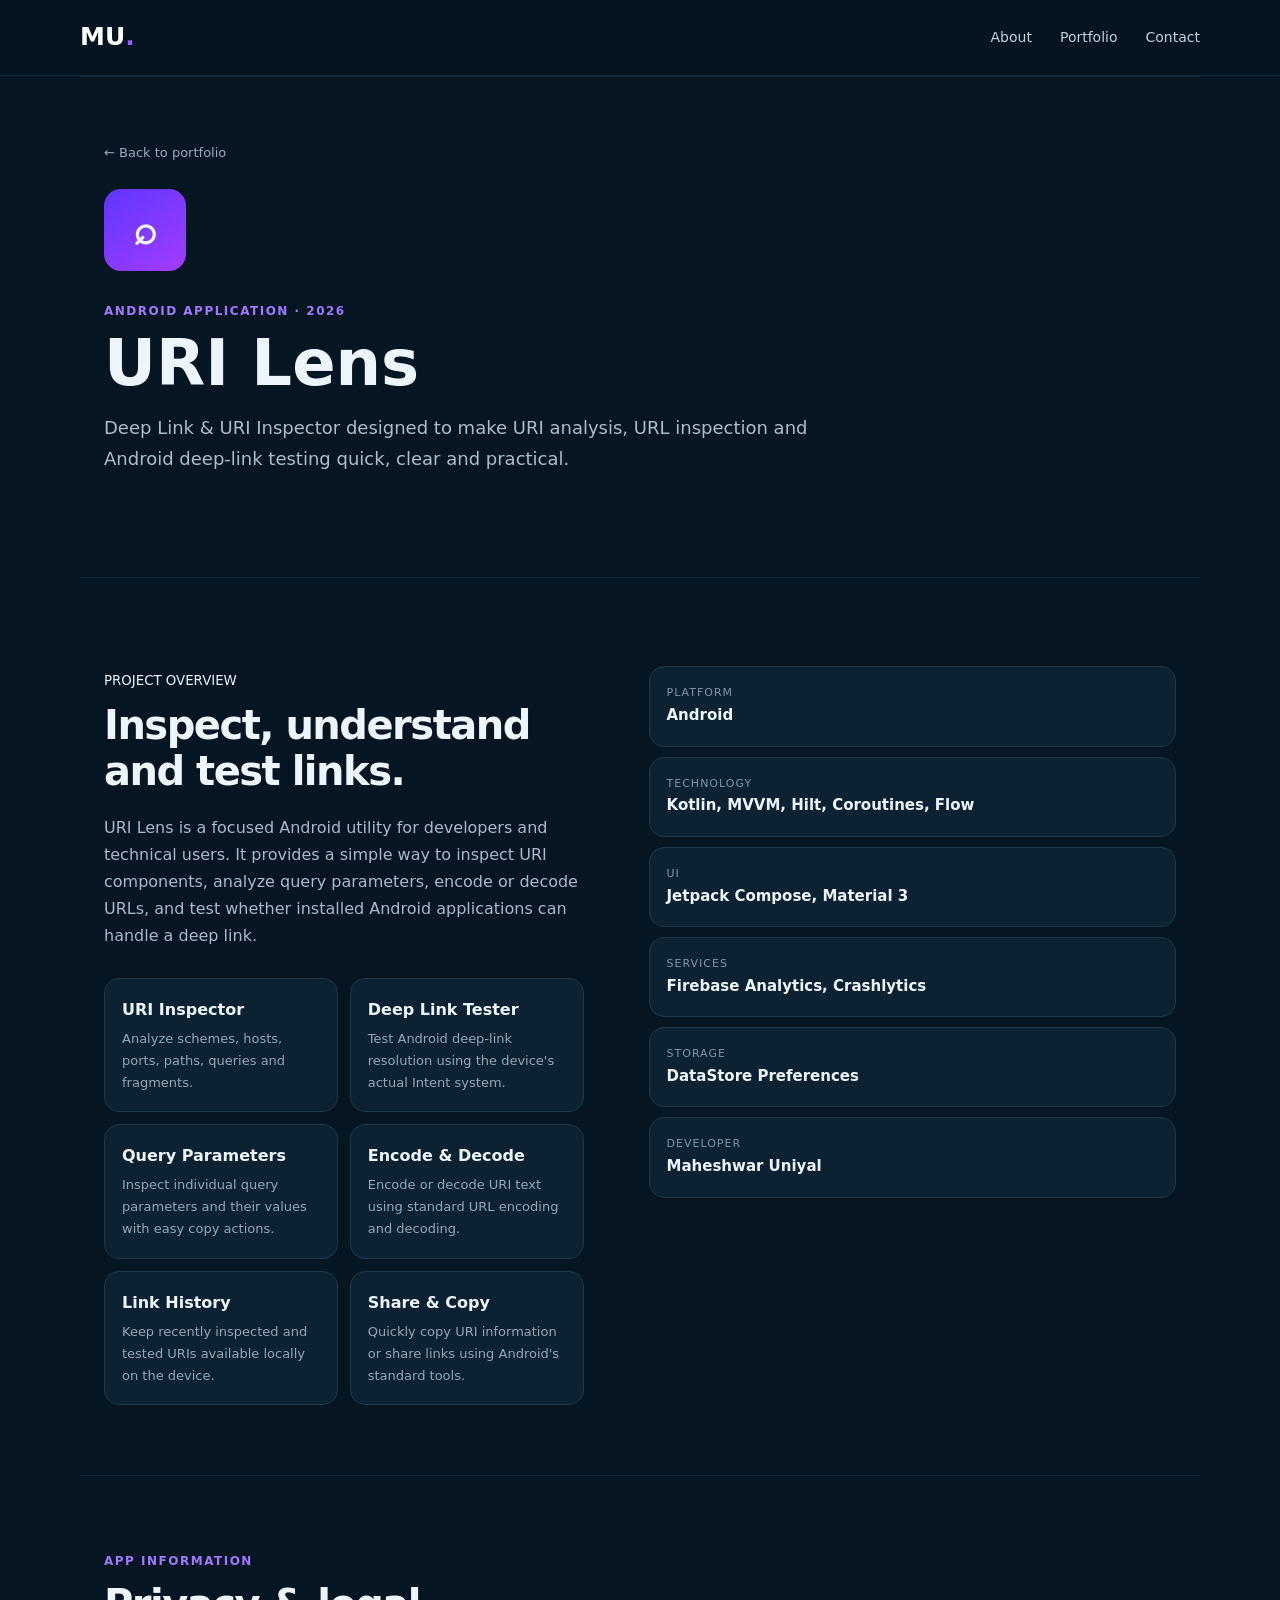
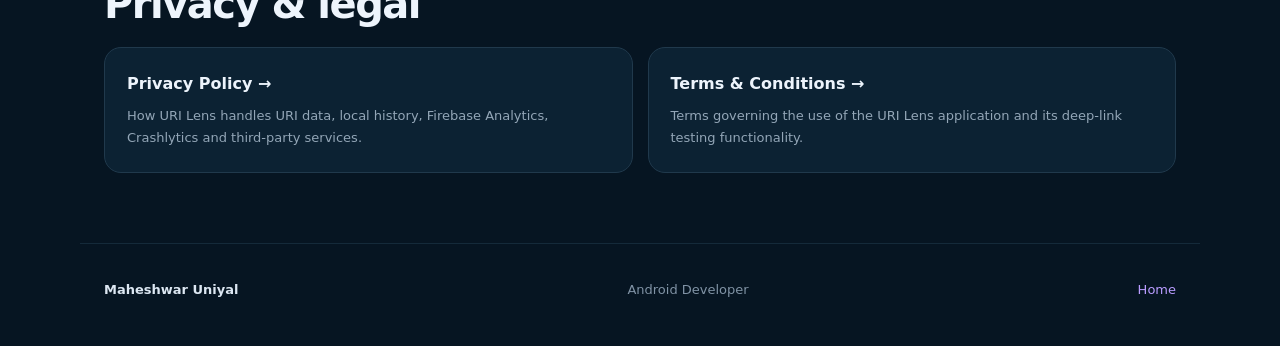
<file: urilens.html>
<!doctype html>

<html>
<head>
<meta charset="utf-8">
<meta name="viewport" content="width=device-width,initial-scale=1">
<title>URI Lens | Maheshwar Uniyal</title>
<link rel="stylesheet" href="style.css">
</head>

<body>

<header>
<a class="logo" href="index.html">MU<span>.</span></a>

<nav>
<a href="index.html#about">About</a>
<a href="index.html#portfolio">Portfolio</a>
<a href="contact.html">Contact</a>
</nav>
</header>

<main>

<section class="projectHero">

<a href="index.html#portfolio">← Back to portfolio</a>

<b class="icon big">⌕</b>

<small>ANDROID APPLICATION · 2026</small>

<h1>URI Lens</h1>

<p>
Deep Link & URI Inspector designed to make URI analysis, URL inspection and
Android deep-link testing quick, clear and practical.
</p>

</section>

<section>

<div class="grid">

<div>

<small>PROJECT OVERVIEW</small>

<h2>Inspect, understand and test links.</h2>

<p>
URI Lens is a focused Android utility for developers and technical users.
It provides a simple way to inspect URI components, analyze query parameters,
encode or decode URLs, and test whether installed Android applications can
handle a deep link.
</p>

<div class="features">

<div>
<b>URI Inspector</b>
<span>
Analyze schemes, hosts, ports, paths, queries and fragments.
</span>
</div>

<div>
<b>Deep Link Tester</b>
<span>
Test Android deep-link resolution using the device's actual Intent system.
</span>
</div>

<div>
<b>Query Parameters</b>
<span>
Inspect individual query parameters and their values with easy copy actions.
</span>
</div>

<div>
<b>Encode & Decode</b>
<span>
Encode or decode URI text using standard URL encoding and decoding.
</span>
</div>

<div>
<b>Link History</b>
<span>
Keep recently inspected and tested URIs available locally on the device.
</span>
</div>

<div>
<b>Share & Copy</b>
<span>
Quickly copy URI information or share links using Android's standard tools.
</span>
</div>

</div>

</div>

<aside>

<div>
Platform
<strong>Android</strong>
</div>

<div>
Technology
<strong>Kotlin, MVVM, Hilt, Coroutines, Flow</strong>
</div>

<div>
UI
<strong>Jetpack Compose, Material 3</strong>
</div>

<div>
Services
<strong>Firebase Analytics, Crashlytics</strong>
</div>

<div>
Storage
<strong>DataStore Preferences</strong>
</div>

<div>
Developer
<strong>Maheshwar Uniyal</strong>
</div>

</aside>

</div>

</section>

<section>

<small>APP INFORMATION</small>

<h2>Privacy & legal</h2>

<div class="legalCards">

<a href="urilens-privacy-policy.html">
<b>Privacy Policy →</b>
<span>
How URI Lens handles URI data, local history, Firebase Analytics,
Crashlytics and third-party services.
</span>
</a>

<a href="urilens-terms.html">
<b>Terms & Conditions →</b>
<span>
Terms governing the use of the URI Lens application and its
deep-link testing functionality.
</span>
</a>

</div>

</section>

</main>

<footer>

<b>Maheshwar Uniyal</b>

<span>Android Developer</span>

<a href="index.html">Home</a>

</footer>

</body>
</html>
</file>
<file: style.css>
*{box-sizing:border-box}body{margin:0;background:#061522;color:#edf4fc;font:16px/1.7 system-ui,-apple-system,Segoe UI,sans-serif}a{color:#b99cff;text-decoration:none}header{height:76px;padding:0 max(20px,calc((100% - 1120px)/2));display:flex;align-items:center;justify-content:space-between;border-bottom:1px solid #152b3c;position:sticky;top:0;background:#061522f2;backdrop-filter:blur(12px);z-index:5}.logo{font-size:25px;font-weight:900;color:#fff}.logo span{color:#9a5cff}nav{display:flex;gap:28px}nav a{color:#c5d1dc;font-size:14px}main{max-width:1120px;margin:auto}.hero,.projectHero,.contact{padding:105px 24px 85px}.hero small,.section-label,section>small,.projectHero small,.legal>small,.contact>small{color:#a477ff;font-size:12px;font-weight:800;letter-spacing:1.5px}.hero h1{font-size:clamp(48px,7vw,82px);line-height:1.03;letter-spacing:-4px;margin:18px 0}.hero em{font-style:normal;color:#bca7ff}.hero p{max-width:680px;color:#a9b9c8;font-size:18px}.btn{display:inline-block;padding:13px 20px;border-radius:13px;background:linear-gradient(135deg,#6438ff,#a448ff);color:#fff;font-weight:800;margin:25px 8px 0 0}.btn.alt{background:#102638;border:1px solid #294257}section{padding:70px 24px;border-top:1px solid #142a3a}.grid{display:grid;grid-template-columns:1fr 1.1fr;gap:65px;margin-top:18px}.grid h2,section h2{font-size:40px;line-height:1.15;letter-spacing:-1.5px;margin:8px 0 20px}.grid p,section p{color:#aabac9}.tags{display:flex;flex-wrap:wrap;gap:7px;margin-top:20px}.tags span{background:#10283a;border:1px solid #1d3a50;border-radius:8px;padding:5px 9px;font-size:12px;color:#c0ccd8}.cards{display:grid;grid-template-columns:1fr 1fr;gap:18px;margin-top:25px}.card{position:relative;display:block;padding:27px;border:1px solid #20394c;border-radius:22px;background:linear-gradient(145deg,#0c2233,#091a28);color:#edf4fc}.card:hover{border-color:#7050e9;transform:translateY(-3px)}.card h3{font-size:28px;margin:12px 0 5px}.card p{color:#a7b7c6}.icon{width:58px;height:58px;border-radius:17px;display:grid;place-items:center;background:linear-gradient(145deg,#6036ff,#a33cff);font-size:30px}.icon.blue{background:linear-gradient(145deg,#0ea5e9,#2563eb)}.card small{display:block;margin-top:22px}.arrow{position:absolute;right:25px;top:27px;font-size:24px;color:#9d80ff}.card label{font-size:11px;color:#a5b4c1;background:#122a3a;padding:6px 9px;border-radius:8px}.cta{display:flex;justify-content:space-between;align-items:center;gap:25px}.projectHero{padding-top:65px}.projectHero>a,.legal>a{display:block;margin-bottom:25px;color:#9aacbc;font-size:13px}.projectHero h1{font-size:64px;line-height:1;margin:8px 0}.projectHero p{max-width:720px;font-size:18px;color:#aebdca}.big{width:82px;height:82px;font-size:40px;margin-bottom:25px}.features{display:grid;grid-template-columns:1fr 1fr;gap:12px;margin-top:28px}.features div,aside div{padding:17px;background:#0c2233;border:1px solid #1d384b;border-radius:15px}.features b,.features span{display:block}.features span{font-size:13px;color:#94a7b7;margin-top:5px}aside{display:grid;align-content:start;gap:10px}aside div{color:#8195a7;font-size:11px;text-transform:uppercase;letter-spacing:1px}aside strong{display:block;color:#edf4fc;font-size:15px;letter-spacing:0;text-transform:none}.legalCards{display:grid;grid-template-columns:1fr 1fr;gap:15px}.legalCards a{padding:22px;border:1px solid #20394c;border-radius:17px;background:#0c2233;color:#edf4fc}.legalCards span{display:block;color:#93a6b7;font-size:13px;margin-top:8px}.legal{padding:70px 24px;max-width:900px}.legal h1,.contact h1{font-size:56px;line-height:1.05;letter-spacing:-2px}.legal h2{font-size:22px;margin-top:38px}.legal li{color:#aabac9}.note{padding:15px 18px;border-left:3px solid #8d63ff;background:#8d63ff12;border-radius:8px;font-size:13px}.contactBox{max-width:650px;padding:30px;border:1px solid #20394c;border-radius:20px;background:#0c2233;margin-top:25px}.avatar{width:58px;height:58px;border-radius:16px;display:grid;place-items:center;background:linear-gradient(145deg,#6438ff,#a448ff)}footer{max-width:1120px;margin:auto;padding:35px 24px 45px;border-top:1px solid #142a3a;display:flex;gap:20px;justify-content:space-between;color:#8093a5;font-size:13px}footer b{color:#dce7f2}@media(max-width:700px){nav{gap:13px}nav a{font-size:12px}.hero,.projectHero,.contact{padding:75px 20px}.hero h1{letter-spacing:-2.5px}.grid,.cards,.features,.legalCards{grid-template-columns:1fr}section{padding:55px 20px}.grid h2,section h2{font-size:34px}.projectHero h1{font-size:48px}.legal h1,.contact h1{font-size:44px}.cta{display:block}footer{padding-left:20px;padding-right:20px;flex-wrap:wrap}}
</file>
